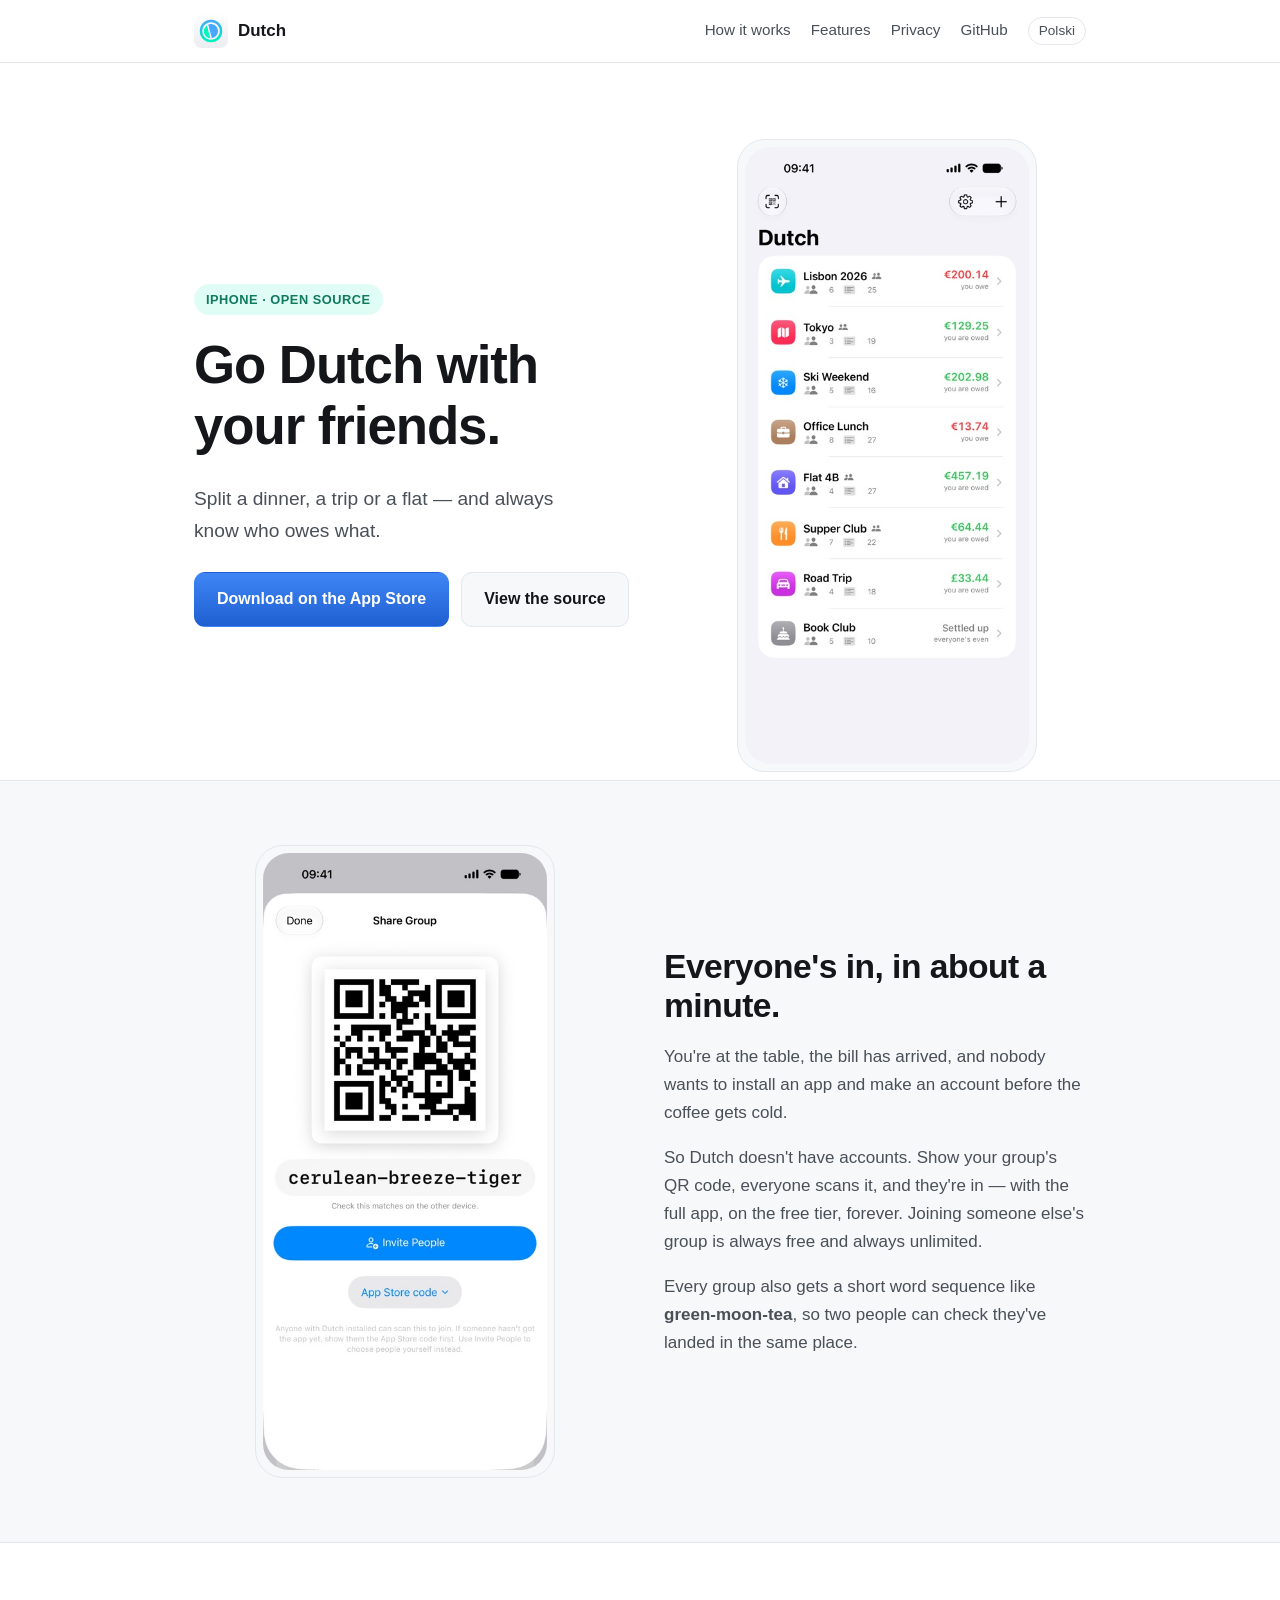
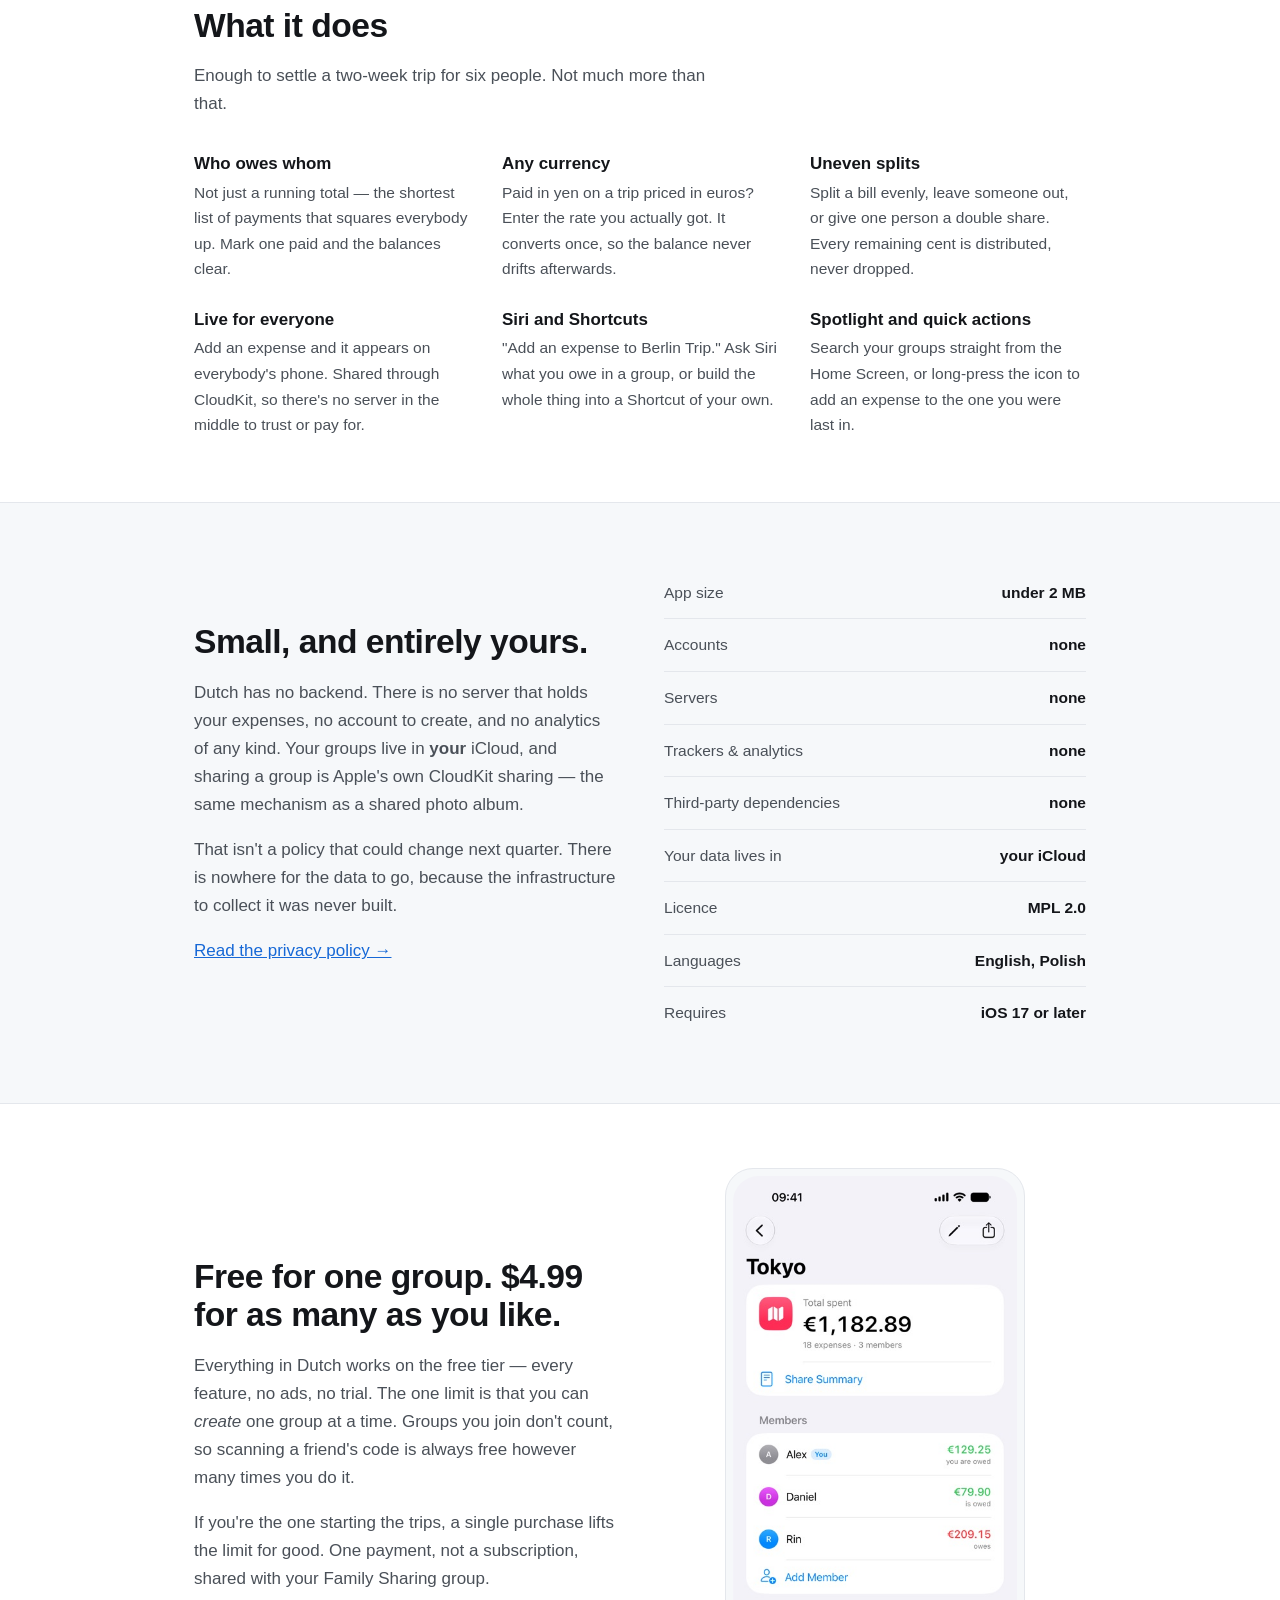
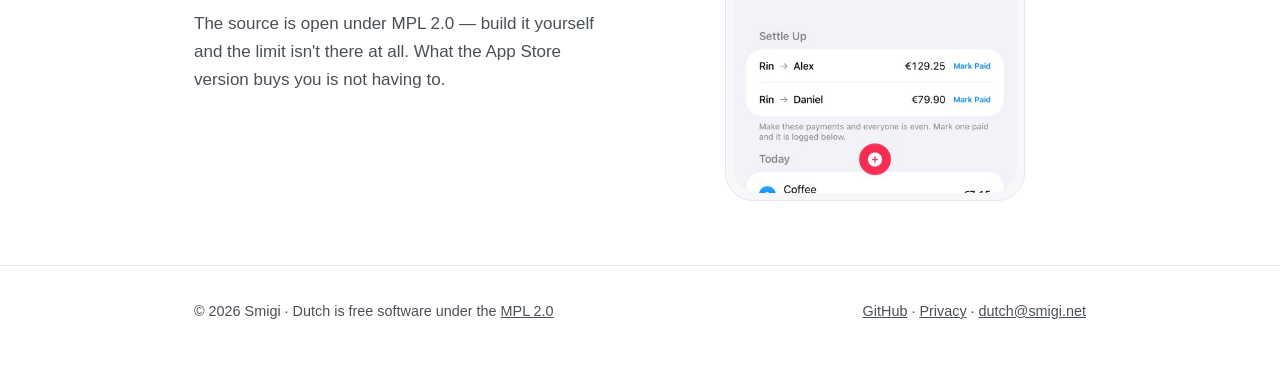
<file: website/index.html>
<!DOCTYPE html>
<html lang="en">
<!--
  This Source Code Form is subject to the terms of the Mozilla Public License,
  v. 2.0. If a copy of the MPL was not distributed with this file, You can
  obtain one at https://mozilla.org/MPL/2.0/.
-->
<head>
  <meta charset="utf-8">
  <meta name="viewport" content="width=device-width, initial-scale=1">
  <title>Dutch — Split bills with friends, without an account</title>
  <meta name="description" content="A small, fast iPhone app for splitting shared expenses. Scan a QR code to join a group. No accounts, no servers — everything syncs through your own iCloud. Open source, MPL 2.0.">
  <meta property="og:title" content="Dutch — Go Dutch with your friends">
  <meta property="og:description" content="Split a dinner, a trip or a flat and always know who owes what. No account, no servers, under 2 MB.">
  <meta property="og:image" content="https://dutch.smigi.net/assets/icon.png">
  <meta property="og:url" content="https://dutch.smigi.net">
  <meta name="theme-color" content="#629dff">
  <meta property="og:locale" content="en">
  <meta property="og:locale:alternate" content="pl">
  <link rel="canonical" href="https://dutch.smigi.net/">
  <link rel="alternate" hreflang="en" href="https://dutch.smigi.net/">
  <link rel="alternate" hreflang="pl" href="https://dutch.smigi.net/pl/">
  <link rel="alternate" hreflang="x-default" href="https://dutch.smigi.net/">
  <link rel="icon" href="assets/icon.png" type="image/png">
  <link rel="stylesheet" href="style.css">
</head>
<body>

<header>
  <div class="wrap">
    <a class="logo" href="/">
      <img src="assets/icon.png" alt="" width="34" height="34">
      Dutch
    </a>
    <nav>
      <a href="#how">How it works</a>
      <a href="#features">Features</a>
      <a href="/privacy/">Privacy</a>
      <a href="https://github.com/lakafior/Dutch">GitHub</a>
      <a class="lang" href="/pl/" hreflang="pl" lang="pl">Polski</a>
    </nav>
  </div>
</header>

<section class="hero">
  <div class="wrap">
    <div>
      <span class="tag">iPhone · Open source</span>
      <h1>Go Dutch with your friends.</h1>
      <p class="lede">Split a dinner, a trip or a flat — and always know who owes what.</p>
      <div class="cta">
        <a class="btn btn-primary" href="https://apps.apple.com/app/id6795190862">Download on the App&nbsp;Store</a>
        <a class="btn btn-secondary" href="https://github.com/lakafior/Dutch">View the source</a>
      </div>
    </div>
    <div class="shot-frame">
      <img class="shot" src="assets/shot-list.jpg" width="960" height="2086"
           alt="The Dutch group list, showing eight groups with the balance owed or owed to you in each.">
    </div>
  </div>
</section>

<section id="how" class="alt">
  <div class="wrap">
    <div class="split">
      <div class="shot-frame">
        <img class="shot" src="assets/shot-share.jpg" width="960" height="2086"
             alt="The share screen, showing a QR code and the group's word sequence.">
      </div>
      <div>
        <h2>Everyone's in, in about a minute.</h2>
        <p>
          You're at the table, the bill has arrived, and nobody wants to install
          an app and make an account before the coffee gets cold.
        </p>
        <p>
          So Dutch doesn't have accounts. Show your group's QR code, everyone
          scans it, and they're in — with the full app, on the free tier,
          forever. Joining someone else's group is always free and always
          unlimited.
        </p>
        <p>
          Every group also gets a short word sequence like
          <b>green-moon-tea</b>, so two people can check they've landed in the
          same place.
        </p>
      </div>
    </div>
  </div>
</section>

<section id="features">
  <div class="wrap">
    <div class="section-head">
      <h2>What it does</h2>
      <p>Enough to settle a two-week trip for six people. Not much more than that.</p>
    </div>
    <div class="grid">
      <div class="feature">
        <h3>Who owes whom</h3>
        <p>Not just a running total — the shortest list of payments that squares
           everybody up. Mark one paid and the balances clear.</p>
      </div>
      <div class="feature">
        <h3>Any currency</h3>
        <p>Paid in yen on a trip priced in euros? Enter the rate you actually
           got. It converts once, so the balance never drifts afterwards.</p>
      </div>
      <div class="feature">
        <h3>Uneven splits</h3>
        <p>Split a bill evenly, leave someone out, or give one person a double
           share. Every remaining cent is distributed, never dropped.</p>
      </div>
      <div class="feature">
        <h3>Live for everyone</h3>
        <p>Add an expense and it appears on everybody's phone. Shared through
           CloudKit, so there's no server in the middle to trust or pay for.</p>
      </div>
      <div class="feature">
        <h3>Siri and Shortcuts</h3>
        <p>"Add an expense to Berlin Trip." Ask Siri what you owe in a group, or
           build the whole thing into a Shortcut of your own.</p>
      </div>
      <div class="feature">
        <h3>Spotlight and quick actions</h3>
        <p>Search your groups straight from the Home Screen, or long-press the
           icon to add an expense to the one you were last in.</p>
      </div>
    </div>
  </div>
</section>

<section class="alt">
  <div class="wrap">
    <div class="split">
      <div>
        <h2>Small, and entirely yours.</h2>
        <p>
          Dutch has no backend. There is no server that holds your expenses, no
          account to create, and no analytics of any kind. Your groups live in
          <b>your</b> iCloud, and sharing a group is Apple's own CloudKit
          sharing — the same mechanism as a shared photo album.
        </p>
        <p>
          That isn't a policy that could change next quarter. There is nowhere
          for the data to go, because the infrastructure to collect it was never
          built.
        </p>
        <p><a href="/privacy/">Read the privacy policy →</a></p>
      </div>
      <ul class="facts">
        <li><span>App size</span> <b>under 2 MB</b></li>
        <li><span>Accounts</span> <b>none</b></li>
        <li><span>Servers</span> <b>none</b></li>
        <li><span>Trackers &amp; analytics</span> <b>none</b></li>
        <li><span>Third-party dependencies</span> <b>none</b></li>
        <li><span>Your data lives in</span> <b>your iCloud</b></li>
        <li><span>Licence</span> <b>MPL 2.0</b></li>
        <li><span>Languages</span> <b>English, Polish</b></li>
        <li><span>Requires</span> <b>iOS 17 or later</b></li>
      </ul>
    </div>
  </div>
</section>

<section>
  <div class="wrap">
    <div class="split">
      <div>
        <h2>Free for one group. $4.99 for as many as you like.</h2>
        <p>
          Everything in Dutch works on the free tier — every feature, no ads, no
          trial. The one limit is that you can <em>create</em> one group at a
          time. Groups you join don't count, so scanning a friend's code is
          always free however many times you do it.
        </p>
        <p>
          If you're the one starting the trips, a single purchase lifts the
          limit for good. One payment, not a subscription, shared with your
          Family Sharing group.
        </p>
        <p>
          The source is open under MPL 2.0 — build it yourself and the limit
          isn't there at all. What the App Store version buys you is not having
          to.
        </p>
      </div>
      <div class="shot-frame">
        <img class="shot" src="assets/shot-detail.jpg" width="960" height="2086"
             alt="A group's detail screen: total spent, each member's balance, and the two payments that settle the group.">
      </div>
    </div>
  </div>
</section>

<footer>
  <div class="wrap">
    <span>© 2026 Smigi · Dutch is free software under the
      <a href="https://github.com/lakafior/Dutch/blob/main/LICENSE">MPL 2.0</a></span>
    <span>
      <a href="https://github.com/lakafior/Dutch">GitHub</a> ·
      <a href="/privacy/">Privacy</a> ·
      <a href="mailto:dutch@smigi.net">dutch@smigi.net</a>
    </span>
  </div>
</footer>

<!-- smigi.net window chrome: traffic lights + minimize-to-dock.
     Loads from localhost during development, smigi.net in production. -->
<script>
  (function () {
    var local = location.hostname === "localhost" || location.hostname === "127.0.0.1";
    var s = document.createElement("script");
    s.src = (local ? "" : "https://smigi.net") + "/os/chrome.js";
    s.dataset.app = "dutch";
    s.dataset.title = "Dutch";
    document.head.appendChild(s);
  })();
</script>

</body>
</html>
</file>
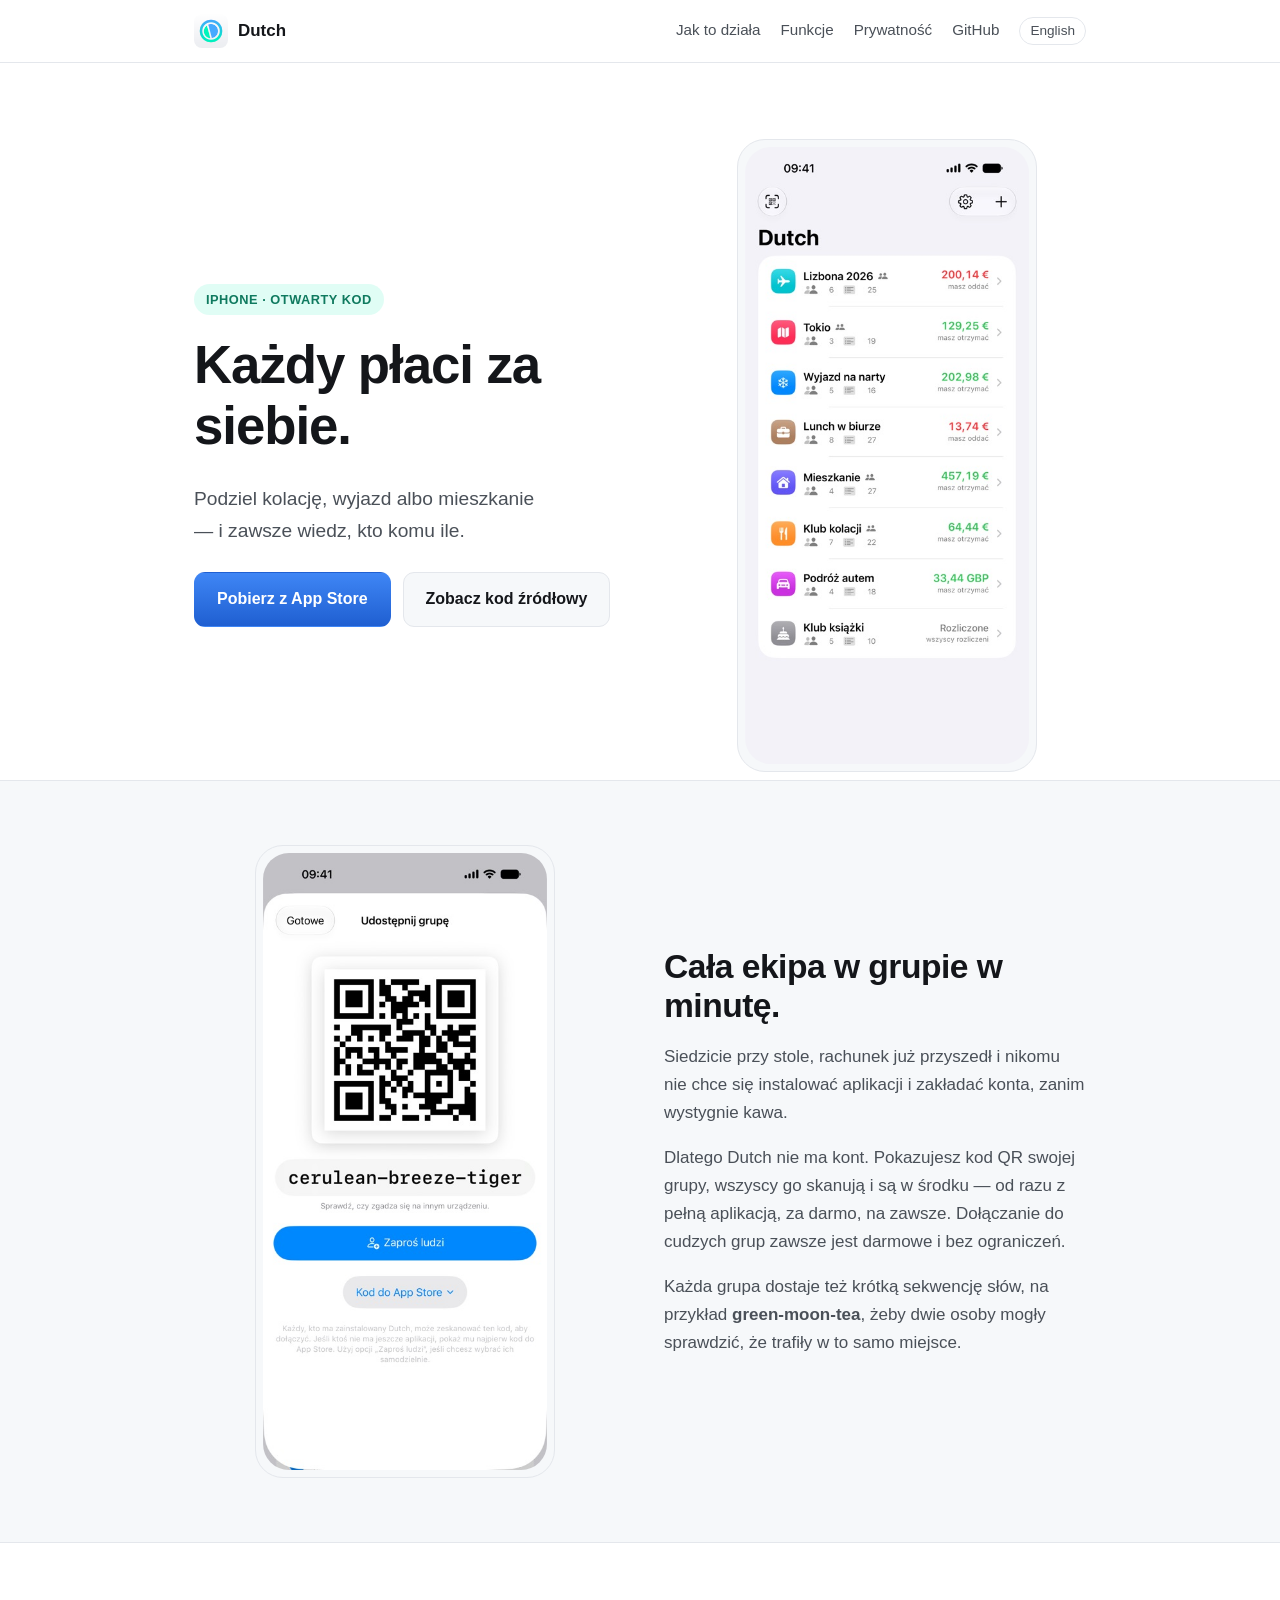
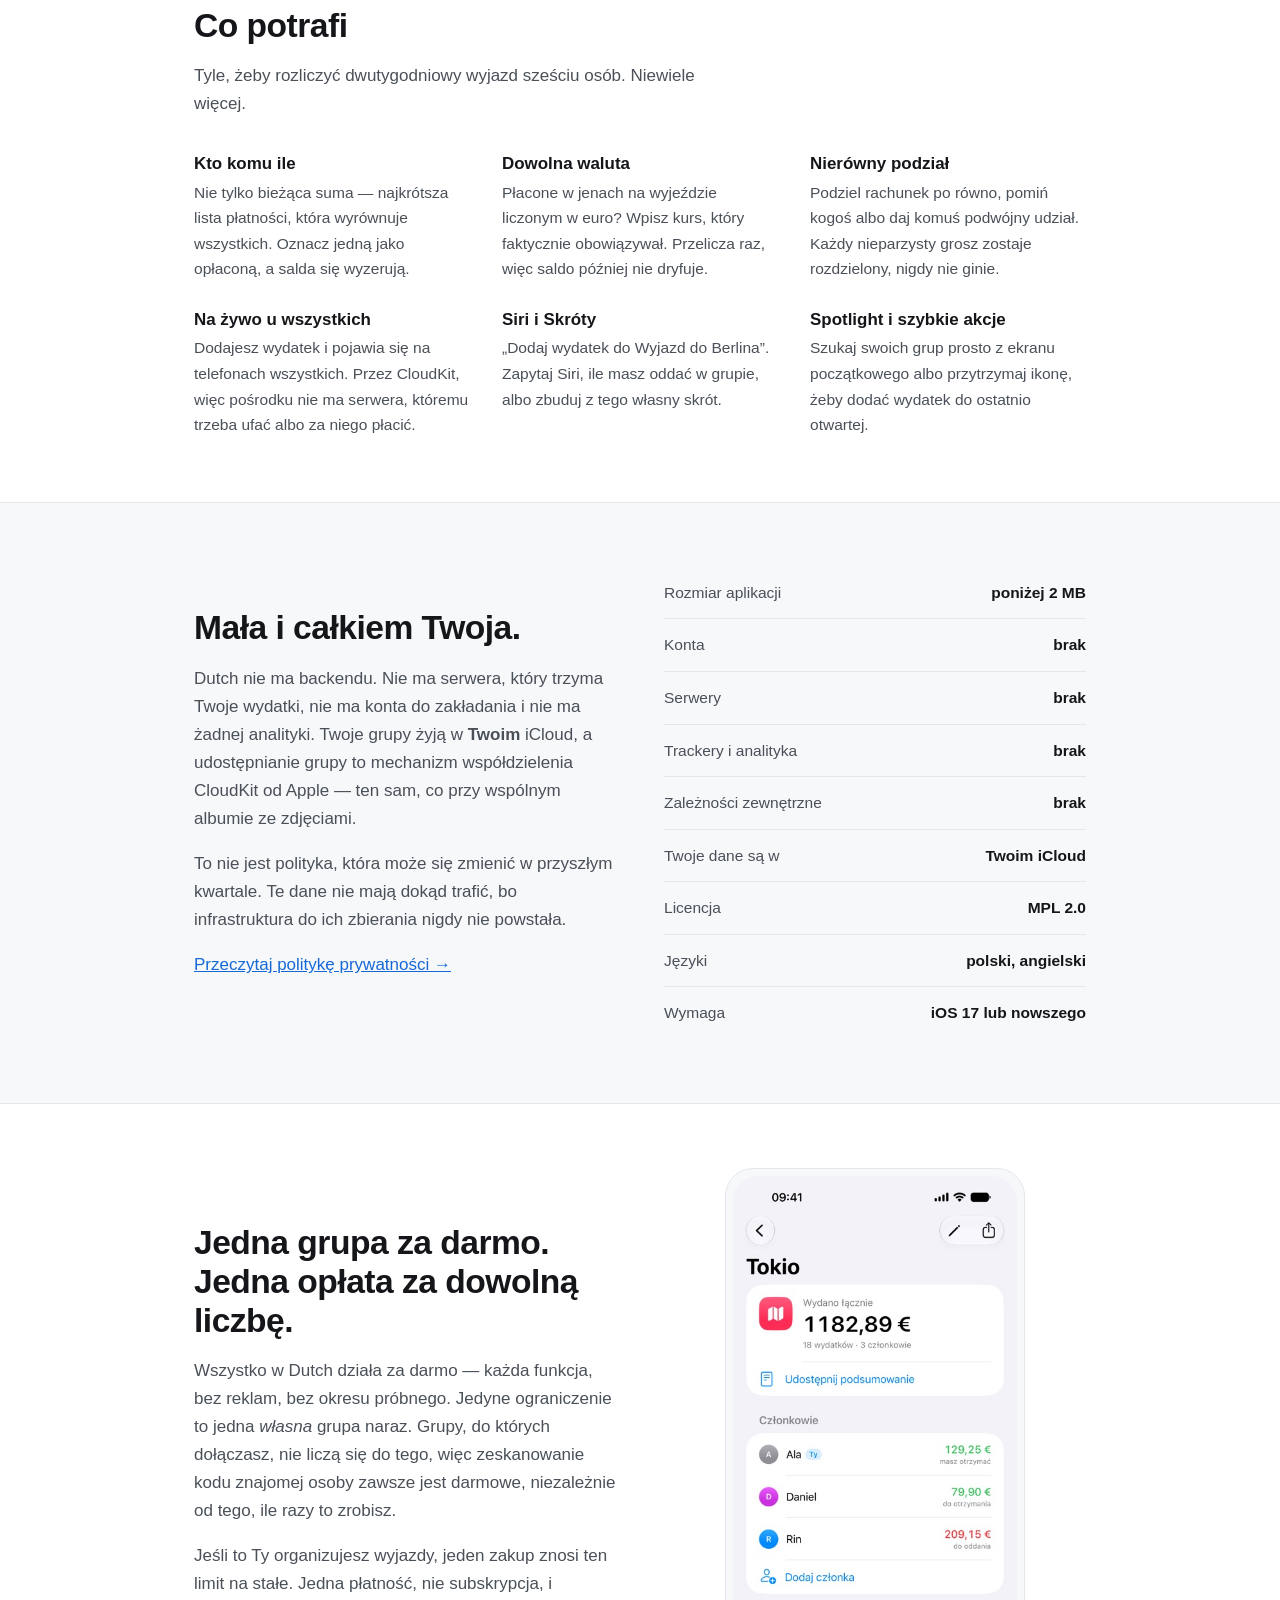
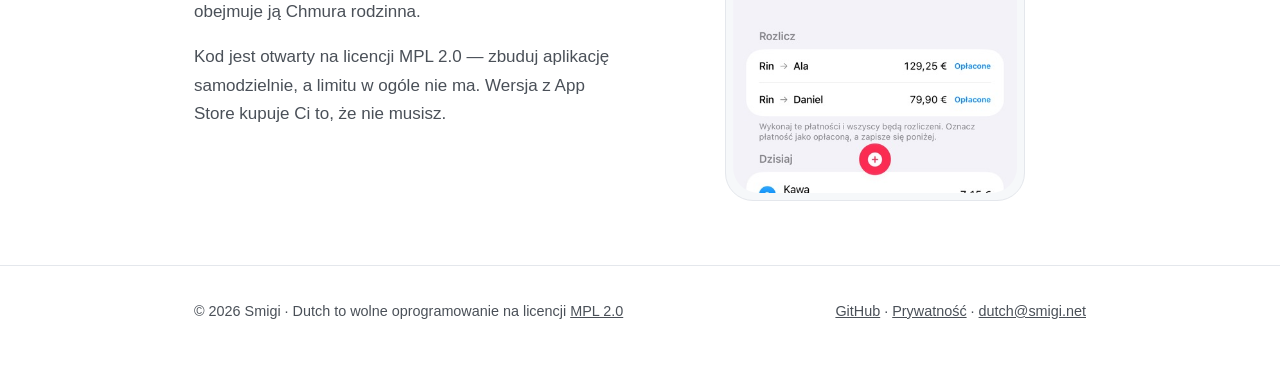
<file: website/pl/index.html>
<!DOCTYPE html>
<html lang="pl">
<!--
  This Source Code Form is subject to the terms of the Mozilla Public License,
  v. 2.0. If a copy of the MPL was not distributed with this file, You can
  obtain one at https://mozilla.org/MPL/2.0/.

  The Polish site. Not a translation of ../index.html line by line — the two say
  the same things, but the English hero leans on "go Dutch", an idiom that also
  happens to be the app's name, and Polish has no such pun. That line states the
  premise outright instead, exactly as the App Store copy and the screenshot
  captions do. Keep the three in agreement if any of them changes.
-->
<head>
  <meta charset="utf-8">
  <meta name="viewport" content="width=device-width, initial-scale=1">
  <title>Dutch — dziel rachunki ze znajomymi, bez zakładania konta</title>
  <meta name="description" content="Mała, szybka aplikacja na iPhone'a do dzielenia wspólnych wydatków. Zeskanuj kod QR, żeby dołączyć do grupy. Bez kont i bez serwerów — wszystko synchronizuje się przez Twój iCloud. Otwarty kod, MPL 2.0.">
  <meta property="og:title" content="Dutch — każdy płaci za siebie">
  <meta property="og:description" content="Podziel kolację, wyjazd albo mieszkanie i zawsze wiedz, kto komu ile. Bez konta, bez serwerów, poniżej 2 MB.">
  <meta property="og:image" content="https://dutch.smigi.net/assets/icon.png">
  <meta property="og:url" content="https://dutch.smigi.net/pl/">
  <meta name="theme-color" content="#629dff">
  <meta property="og:locale" content="pl">
  <meta property="og:locale:alternate" content="en">
  <link rel="canonical" href="https://dutch.smigi.net/pl/">
  <link rel="alternate" hreflang="en" href="https://dutch.smigi.net/">
  <link rel="alternate" hreflang="pl" href="https://dutch.smigi.net/pl/">
  <link rel="alternate" hreflang="x-default" href="https://dutch.smigi.net/">
  <link rel="icon" href="../assets/icon.png" type="image/png">
  <link rel="stylesheet" href="../style.css">
</head>
<body>

<header>
  <div class="wrap">
    <a class="logo" href="/pl/">
      <img src="../assets/icon.png" alt="" width="34" height="34">
      Dutch
    </a>
    <nav>
      <a href="#how">Jak to działa</a>
      <a href="#features">Funkcje</a>
      <a href="/pl/privacy/">Prywatność</a>
      <a href="https://github.com/lakafior/Dutch">GitHub</a>
      <a class="lang" href="/" hreflang="en" lang="en">English</a>
    </nav>
  </div>
</header>

<section class="hero">
  <div class="wrap">
    <div>
      <span class="tag">iPhone · Otwarty kod</span>
      <h1>Każdy płaci za siebie.</h1>
      <p class="lede">Podziel kolację, wyjazd albo mieszkanie — i zawsze wiedz, kto komu ile.</p>
      <div class="cta">
        <a class="btn btn-primary" href="https://apps.apple.com/app/id6795190862">Pobierz z App&nbsp;Store</a>
        <a class="btn btn-secondary" href="https://github.com/lakafior/Dutch">Zobacz kod źródłowy</a>
      </div>
    </div>
    <div class="shot-frame">
      <img class="shot" src="../assets/shot-list-pl.jpg" width="960" height="2086"
           alt="Lista grup w Dutch: osiem grup, przy każdej kwota, którą masz oddać albo otrzymać.">
    </div>
  </div>
</section>

<section id="how" class="alt">
  <div class="wrap">
    <div class="split">
      <div class="shot-frame">
        <img class="shot" src="../assets/shot-share-pl.jpg" width="960" height="2086"
             alt="Ekran udostępniania grupy: kod QR i sekwencja słów, po której można poznać grupę.">
      </div>
      <div>
        <h2>Cała ekipa w grupie w minutę.</h2>
        <p>
          Siedzicie przy stole, rachunek już przyszedł i nikomu nie chce się
          instalować aplikacji i zakładać konta, zanim wystygnie kawa.
        </p>
        <p>
          Dlatego Dutch nie ma kont. Pokazujesz kod QR swojej grupy, wszyscy go
          skanują i są w środku — od razu z pełną aplikacją, za darmo, na
          zawsze. Dołączanie do cudzych grup zawsze jest darmowe i bez
          ograniczeń.
        </p>
        <p>
          Każda grupa dostaje też krótką sekwencję słów, na przykład
          <b>green-moon-tea</b>, żeby dwie osoby mogły sprawdzić, że trafiły w
          to samo miejsce.
        </p>
      </div>
    </div>
  </div>
</section>

<section id="features">
  <div class="wrap">
    <div class="section-head">
      <h2>Co potrafi</h2>
      <p>Tyle, żeby rozliczyć dwutygodniowy wyjazd sześciu osób. Niewiele więcej.</p>
    </div>
    <div class="grid">
      <div class="feature">
        <h3>Kto komu ile</h3>
        <p>Nie tylko bieżąca suma — najkrótsza lista płatności, która wyrównuje
           wszystkich. Oznacz jedną jako opłaconą, a salda się wyzerują.</p>
      </div>
      <div class="feature">
        <h3>Dowolna waluta</h3>
        <p>Płacone w jenach na wyjeździe liczonym w euro? Wpisz kurs, który
           faktycznie obowiązywał. Przelicza raz, więc saldo później nie
           dryfuje.</p>
      </div>
      <div class="feature">
        <h3>Nierówny podział</h3>
        <p>Podziel rachunek po równo, pomiń kogoś albo daj komuś podwójny
           udział. Każdy nieparzysty grosz zostaje rozdzielony, nigdy nie
           ginie.</p>
      </div>
      <div class="feature">
        <h3>Na żywo u wszystkich</h3>
        <p>Dodajesz wydatek i pojawia się na telefonach wszystkich. Przez
           CloudKit, więc pośrodku nie ma serwera, któremu trzeba ufać albo za
           niego płacić.</p>
      </div>
      <div class="feature">
        <h3>Siri i Skróty</h3>
        <p>„Dodaj wydatek do Wyjazd do Berlina”. Zapytaj Siri, ile masz oddać w
           grupie, albo zbuduj z tego własny skrót.</p>
      </div>
      <div class="feature">
        <h3>Spotlight i szybkie akcje</h3>
        <p>Szukaj swoich grup prosto z ekranu początkowego albo przytrzymaj
           ikonę, żeby dodać wydatek do ostatnio otwartej.</p>
      </div>
    </div>
  </div>
</section>

<section class="alt">
  <div class="wrap">
    <div class="split">
      <div>
        <h2>Mała i całkiem Twoja.</h2>
        <p>
          Dutch nie ma backendu. Nie ma serwera, który trzyma Twoje wydatki, nie
          ma konta do zakładania i nie ma żadnej analityki. Twoje grupy żyją w
          <b>Twoim</b> iCloud, a udostępnianie grupy to mechanizm współdzielenia
          CloudKit od Apple — ten sam, co przy wspólnym albumie ze zdjęciami.
        </p>
        <p>
          To nie jest polityka, która może się zmienić w przyszłym kwartale. Te
          dane nie mają dokąd trafić, bo infrastruktura do ich zbierania nigdy
          nie powstała.
        </p>
        <p><a href="/pl/privacy/">Przeczytaj politykę prywatności →</a></p>
      </div>
      <ul class="facts">
        <li><span>Rozmiar aplikacji</span> <b>poniżej 2 MB</b></li>
        <li><span>Konta</span> <b>brak</b></li>
        <li><span>Serwery</span> <b>brak</b></li>
        <li><span>Trackery i analityka</span> <b>brak</b></li>
        <li><span>Zależności zewnętrzne</span> <b>brak</b></li>
        <li><span>Twoje dane są w</span> <b>Twoim iCloud</b></li>
        <li><span>Licencja</span> <b>MPL 2.0</b></li>
        <li><span>Języki</span> <b>polski, angielski</b></li>
        <li><span>Wymaga</span> <b>iOS 17 lub nowszego</b></li>
      </ul>
    </div>
  </div>
</section>

<section>
  <div class="wrap">
    <div class="split">
      <div>
        <!-- No price here, unlike the English page. That one says "$4.99", which
             is wrong for every reader of this one, and a number on a page is a
             number nobody updates when App Store Connect changes. The App Store
             shows the real figure in the reader's own currency. -->
        <h2>Jedna grupa za darmo. Jedna opłata za dowolną liczbę.</h2>
        <p>
          Wszystko w Dutch działa za darmo — każda funkcja, bez reklam, bez
          okresu próbnego. Jedyne ograniczenie to jedna <em>własna</em> grupa
          naraz. Grupy, do których dołączasz, nie liczą się do tego, więc
          zeskanowanie kodu znajomej osoby zawsze jest darmowe, niezależnie od
          tego, ile razy to zrobisz.
        </p>
        <p>
          Jeśli to Ty organizujesz wyjazdy, jeden zakup znosi ten limit na
          stałe. Jedna płatność, nie subskrypcja, i obejmuje ją Chmura
          rodzinna.
        </p>
        <p>
          Kod jest otwarty na licencji MPL 2.0 — zbuduj aplikację samodzielnie,
          a limitu w ogóle nie ma. Wersja z App Store kupuje Ci to, że nie
          musisz.
        </p>
      </div>
      <div class="shot-frame">
        <img class="shot" src="../assets/shot-detail-pl.jpg" width="960" height="2086"
             alt="Ekran grupy: wydano łącznie, saldo każdej osoby i dwie płatności, które rozliczają całą grupę.">
      </div>
    </div>
  </div>
</section>

<footer>
  <div class="wrap">
    <span>© 2026 Smigi · Dutch to wolne oprogramowanie na licencji
      <a href="https://github.com/lakafior/Dutch/blob/main/LICENSE">MPL 2.0</a></span>
    <span>
      <a href="https://github.com/lakafior/Dutch">GitHub</a> ·
      <a href="/pl/privacy/">Prywatność</a> ·
      <a href="mailto:dutch@smigi.net">dutch@smigi.net</a>
    </span>
  </div>
</footer>

<!-- smigi.net window chrome: traffic lights + minimize-to-dock.
     Loads from localhost during development, smigi.net in production. -->
<script>
  (function () {
    var local = location.hostname === "localhost" || location.hostname === "127.0.0.1";
    var s = document.createElement("script");
    s.src = (local ? "" : "https://smigi.net") + "/os/chrome.js";
    s.dataset.app = "dutch";
    s.dataset.title = "Dutch";
    document.head.appendChild(s);
  })();
</script>

</body>
</html>
</file>
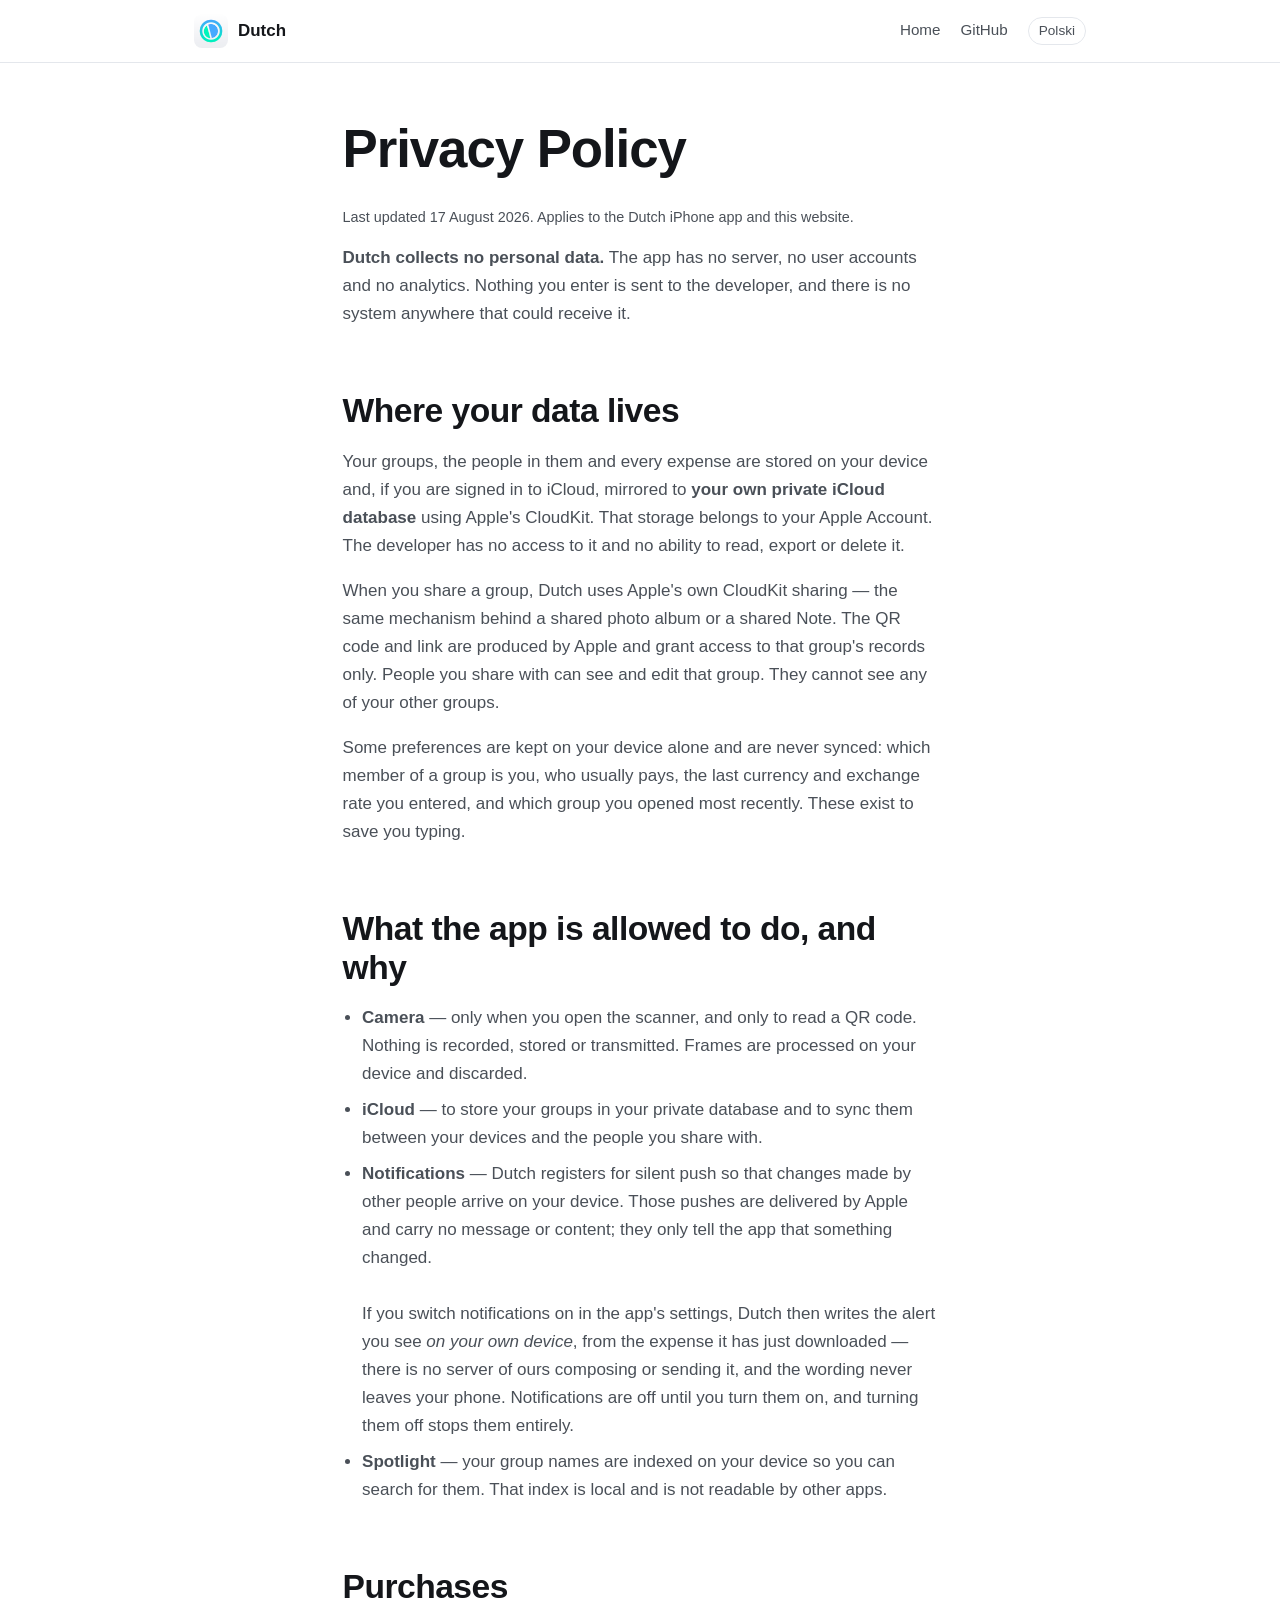
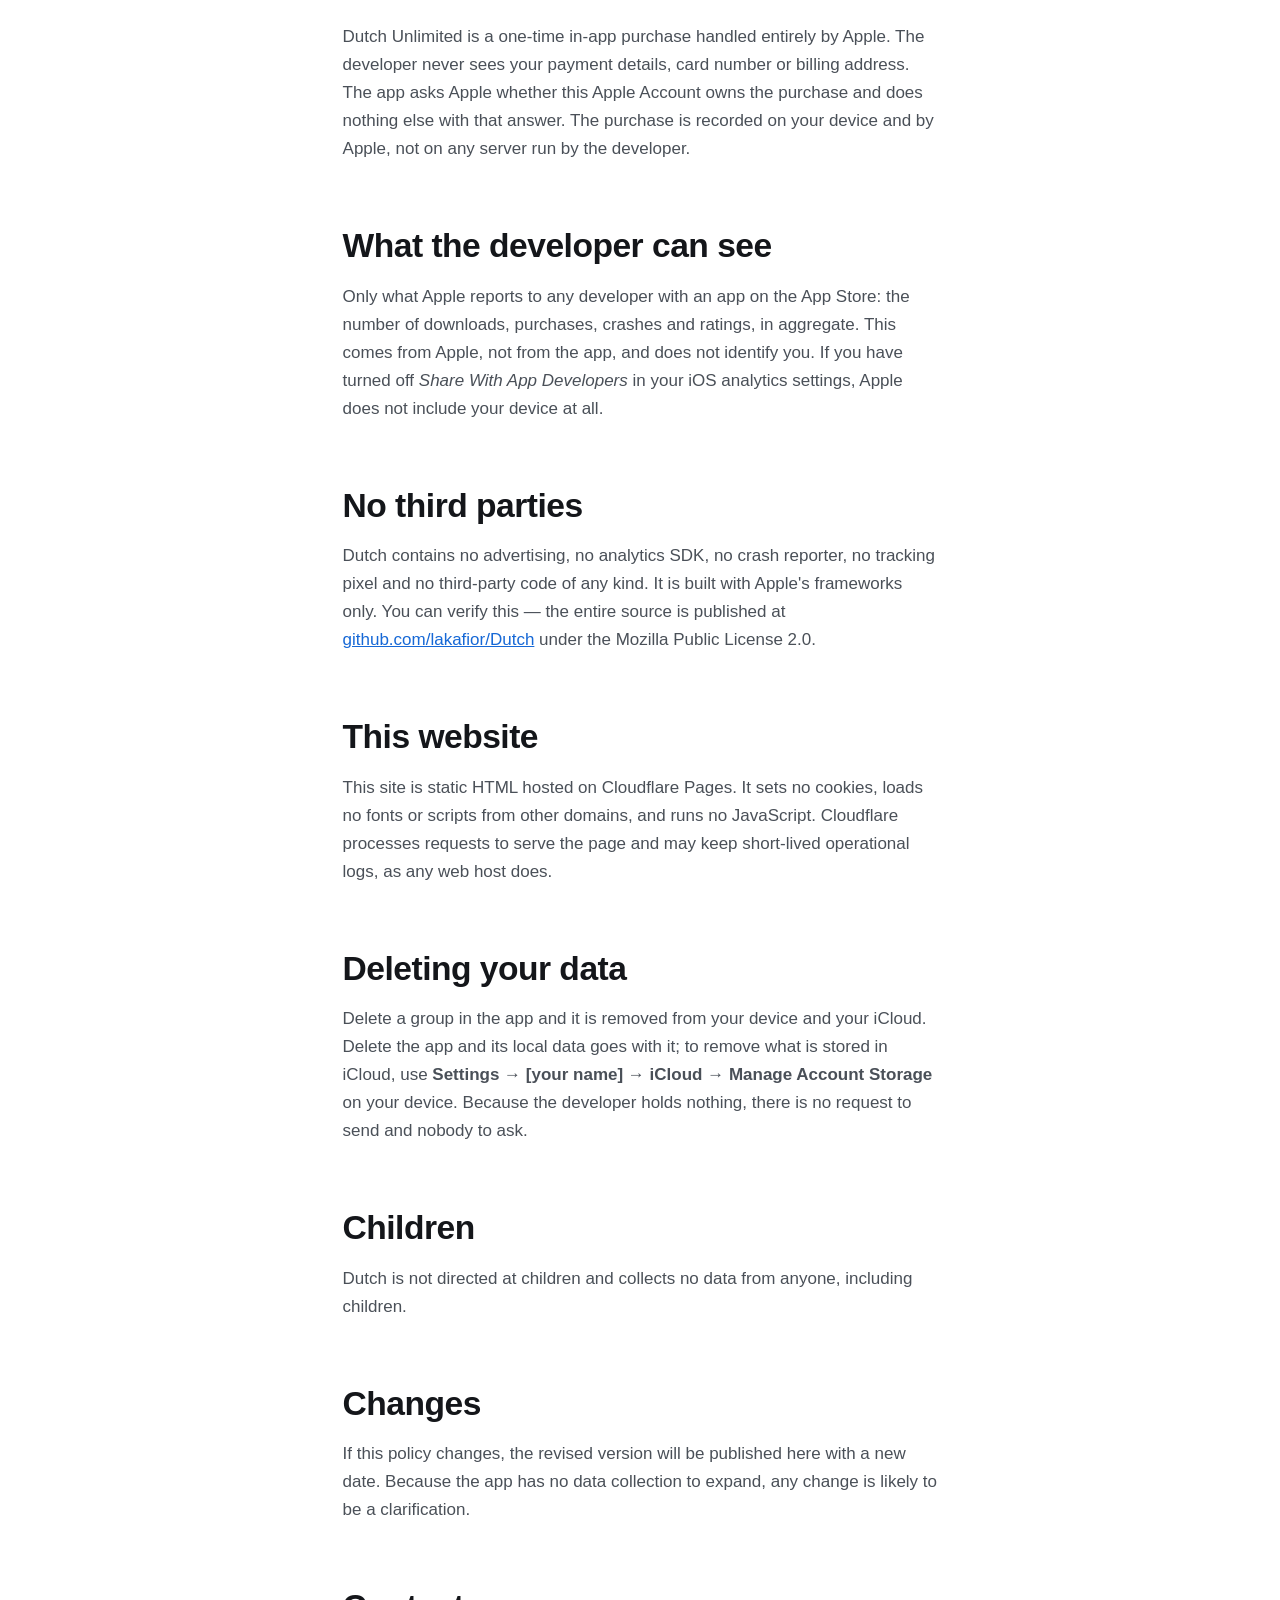
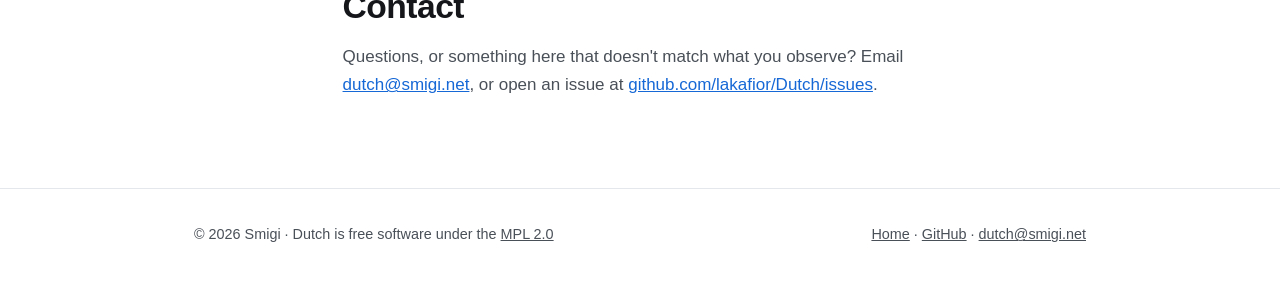
<file: website/privacy/index.html>
<!DOCTYPE html>
<html lang="en">
<!--
  This Source Code Form is subject to the terms of the Mozilla Public License,
  v. 2.0. If a copy of the MPL was not distributed with this file, You can
  obtain one at https://mozilla.org/MPL/2.0/.
-->
<head>
  <meta charset="utf-8">
  <meta name="viewport" content="width=device-width, initial-scale=1">
  <title>Privacy Policy — Dutch</title>
  <meta name="description" content="Dutch collects no personal data. It has no servers and no accounts; your expenses live in your own iCloud.">
  <meta name="theme-color" content="#629dff">
  <link rel="canonical" href="https://dutch.smigi.net/privacy/">
  <link rel="alternate" hreflang="en" href="https://dutch.smigi.net/privacy/">
  <link rel="alternate" hreflang="pl" href="https://dutch.smigi.net/pl/privacy/">
  <link rel="alternate" hreflang="x-default" href="https://dutch.smigi.net/privacy/">
  <link rel="icon" href="../assets/icon.png" type="image/png">
  <link rel="stylesheet" href="../style.css">
</head>
<body>

<header>
  <div class="wrap">
    <a class="logo" href="/">
      <img src="../assets/icon.png" alt="" width="34" height="34">
      Dutch
    </a>
    <nav>
      <a href="/">Home</a>
      <a href="https://github.com/lakafior/Dutch">GitHub</a>
      <a class="lang" href="/pl/privacy/" hreflang="pl" lang="pl">Polski</a>
    </nav>
  </div>
</header>

<div class="wrap prose">

  <h1>Privacy Policy</h1>
  <p class="updated">Last updated 17 August 2026. Applies to the Dutch iPhone app and this website.</p>

  <p>
    <b>Dutch collects no personal data.</b> The app has no server, no user
    accounts and no analytics. Nothing you enter is sent to the developer, and
    there is no system anywhere that could receive it.
  </p>

  <h2>Where your data lives</h2>
  <p>
    Your groups, the people in them and every expense are stored on your device
    and, if you are signed in to iCloud, mirrored to <b>your own private iCloud
    database</b> using Apple's CloudKit. That storage belongs to your Apple
    Account. The developer has no access to it and no ability to read, export or
    delete it.
  </p>
  <p>
    When you share a group, Dutch uses Apple's own CloudKit sharing — the same
    mechanism behind a shared photo album or a shared Note. The QR code and link
    are produced by Apple and grant access to that group's records only. People
    you share with can see and edit that group. They cannot see any of your
    other groups.
  </p>
  <p>
    Some preferences are kept on your device alone and are never synced: which
    member of a group is you, who usually pays, the last currency and exchange
    rate you entered, and which group you opened most recently. These exist to
    save you typing.
  </p>

  <h2>What the app is allowed to do, and why</h2>
  <ul>
    <li>
      <b>Camera</b> — only when you open the scanner, and only to read a QR
      code. Nothing is recorded, stored or transmitted. Frames are processed on
      your device and discarded.
    </li>
    <li>
      <b>iCloud</b> — to store your groups in your private database and to sync
      them between your devices and the people you share with.
    </li>
    <li>
      <b>Notifications</b> — Dutch registers for silent push so that changes
      made by other people arrive on your device. Those pushes are delivered by
      Apple and carry no message or content; they only tell the app that
      something changed.
      <br><br>
      If you switch notifications on in the app's settings, Dutch then writes
      the alert you see <em>on your own device</em>, from the expense it has
      just downloaded — there is no server of ours composing or sending it, and
      the wording never leaves your phone. Notifications are off until you turn
      them on, and turning them off stops them entirely.
    </li>
    <li>
      <b>Spotlight</b> — your group names are indexed on your device so you can
      search for them. That index is local and is not readable by other apps.
    </li>
  </ul>

  <h2>Purchases</h2>
  <p>
    Dutch Unlimited is a one-time in-app purchase handled entirely by Apple. The
    developer never sees your payment details, card number or billing address.
    The app asks Apple whether this Apple Account owns the purchase and does
    nothing else with that answer. The purchase is recorded on your device and
    by Apple, not on any server run by the developer.
  </p>

  <h2>What the developer can see</h2>
  <p>
    Only what Apple reports to any developer with an app on the App Store: the
    number of downloads, purchases, crashes and ratings, in aggregate. This
    comes from Apple, not from the app, and does not identify you. If you have
    turned off <em>Share With App Developers</em> in your iOS analytics
    settings, Apple does not include your device at all.
  </p>

  <h2>No third parties</h2>
  <p>
    Dutch contains no advertising, no analytics SDK, no crash reporter, no
    tracking pixel and no third-party code of any kind. It is built with Apple's
    frameworks only. You can verify this — the entire source is published at
    <a href="https://github.com/lakafior/Dutch">github.com/lakafior/Dutch</a>
    under the Mozilla Public License 2.0.
  </p>

  <h2>This website</h2>
  <p>
    This site is static HTML hosted on Cloudflare Pages. It sets no cookies,
    loads no fonts or scripts from other domains, and runs no JavaScript.
    Cloudflare processes requests to serve the page and may keep short-lived
    operational logs, as any web host does.
  </p>

  <h2>Deleting your data</h2>
  <p>
    Delete a group in the app and it is removed from your device and your
    iCloud. Delete the app and its local data goes with it; to remove what is
    stored in iCloud, use <b>Settings → [your name] → iCloud → Manage Account
    Storage</b> on your device. Because the developer holds nothing, there is no
    request to send and nobody to ask.
  </p>

  <h2>Children</h2>
  <p>
    Dutch is not directed at children and collects no data from anyone,
    including children.
  </p>

  <h2>Changes</h2>
  <p>
    If this policy changes, the revised version will be published here with a
    new date. Because the app has no data collection to expand, any change is
    likely to be a clarification.
  </p>

  <h2>Contact</h2>
  <p>
    Questions, or something here that doesn't match what you observe? Email
    <a href="mailto:dutch@smigi.net">dutch@smigi.net</a>, or open an issue at
    <a href="https://github.com/lakafior/Dutch/issues">github.com/lakafior/Dutch/issues</a>.
  </p>

</div>

<footer>
  <div class="wrap">
    <span>© 2026 Smigi · Dutch is free software under the
      <a href="https://github.com/lakafior/Dutch/blob/main/LICENSE">MPL 2.0</a></span>
    <span><a href="/">Home</a> · <a href="https://github.com/lakafior/Dutch">GitHub</a> ·
      <a href="mailto:dutch@smigi.net">dutch@smigi.net</a></span>
  </div>
</footer>

<!-- smigi.net window chrome: traffic lights + minimize-to-dock.
     Loads from localhost during development, smigi.net in production. -->
<script>
  (function () {
    var local = location.hostname === "localhost" || location.hostname === "127.0.0.1";
    var s = document.createElement("script");
    s.src = (local ? "" : "https://smigi.net") + "/os/chrome.js";
    s.dataset.app = "dutch";
    s.dataset.title = "Dutch — Privacy Policy";
    document.head.appendChild(s);
  })();
</script>

</body>
</html>
</file>
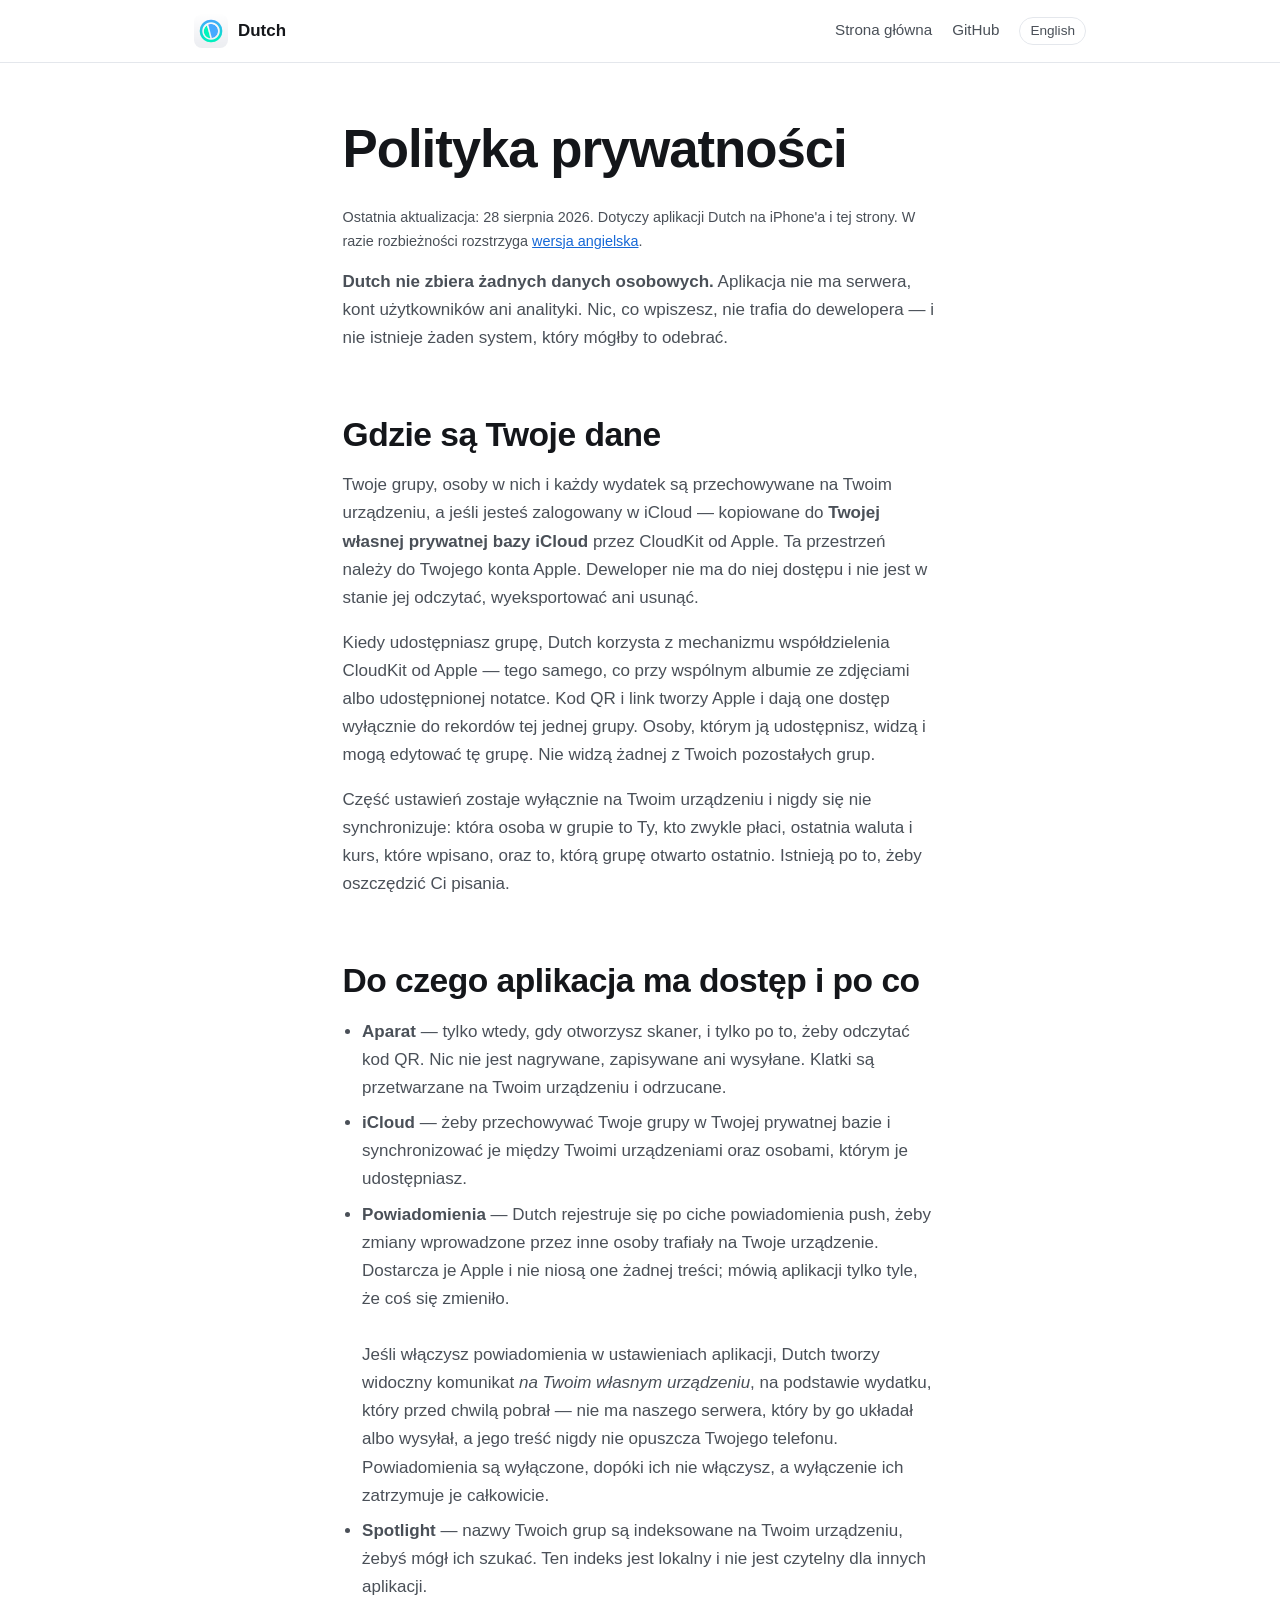
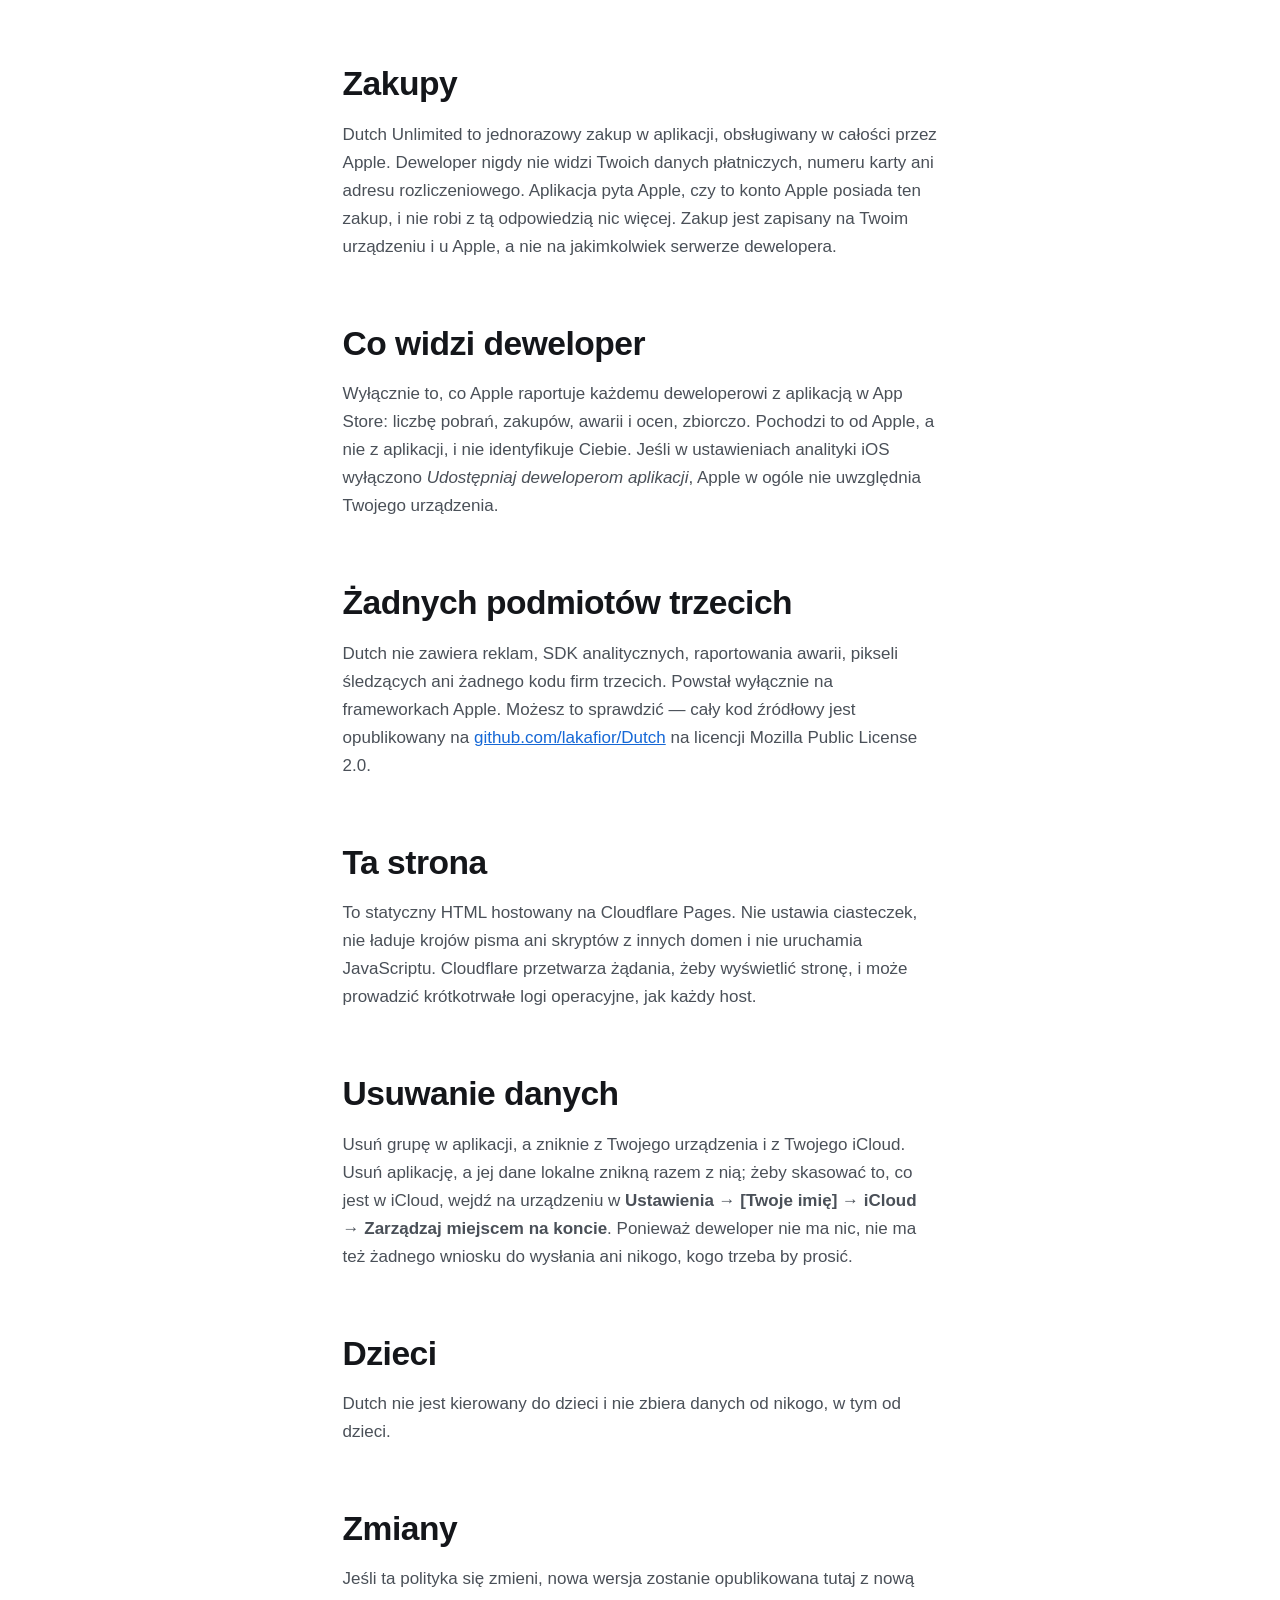
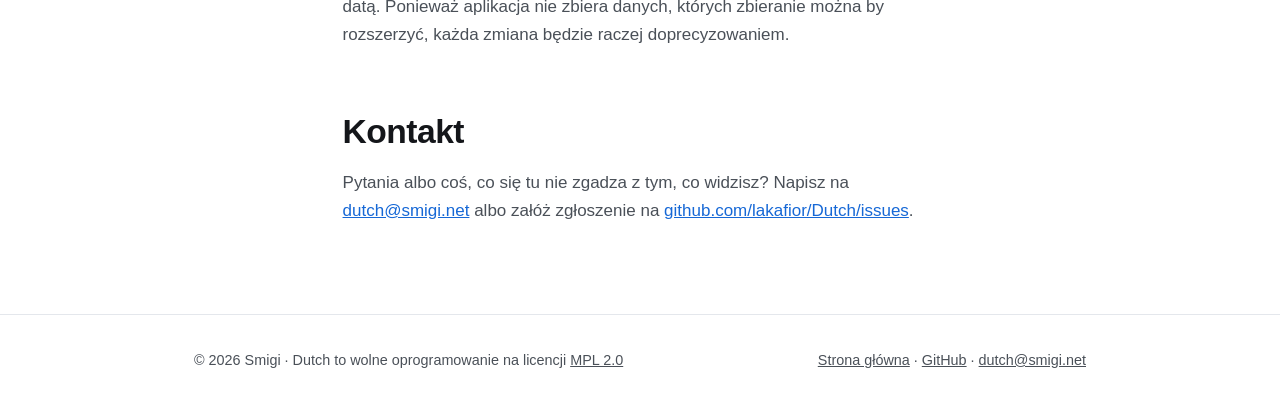
<file: website/pl/privacy/index.html>
<!DOCTYPE html>
<html lang="pl">
<!--
  This Source Code Form is subject to the terms of the Mozilla Public License,
  v. 2.0. If a copy of the MPL was not distributed with this file, You can
  obtain one at https://mozilla.org/MPL/2.0/.

  A translation of ../../privacy/index.html, and it has to stay one: this is the
  policy the App Store listing points at. If the English page changes, change
  this in the same commit or the two describe different apps. The English text
  is the authoritative one, and the note under the date says so.
-->
<head>
  <meta charset="utf-8">
  <meta name="viewport" content="width=device-width, initial-scale=1">
  <title>Polityka prywatności — Dutch</title>
  <meta name="description" content="Dutch nie zbiera żadnych danych osobowych. Nie ma serwerów ani kont; Twoje wydatki są w Twoim własnym iCloud.">
  <meta name="theme-color" content="#629dff">
  <link rel="canonical" href="https://dutch.smigi.net/pl/privacy/">
  <link rel="alternate" hreflang="en" href="https://dutch.smigi.net/privacy/">
  <link rel="alternate" hreflang="pl" href="https://dutch.smigi.net/pl/privacy/">
  <link rel="alternate" hreflang="x-default" href="https://dutch.smigi.net/privacy/">
  <link rel="icon" href="../../assets/icon.png" type="image/png">
  <link rel="stylesheet" href="../../style.css">
</head>
<body>

<header>
  <div class="wrap">
    <a class="logo" href="/pl/">
      <img src="../../assets/icon.png" alt="" width="34" height="34">
      Dutch
    </a>
    <nav>
      <a href="/pl/">Strona główna</a>
      <a href="https://github.com/lakafior/Dutch">GitHub</a>
      <a class="lang" href="/privacy/" hreflang="en" lang="en">English</a>
    </nav>
  </div>
</header>

<div class="wrap prose">

  <h1>Polityka prywatności</h1>
  <p class="updated">
    Ostatnia aktualizacja: 28 sierpnia 2026. Dotyczy aplikacji Dutch na iPhone'a
    i tej strony. W razie rozbieżności rozstrzyga
    <a href="/privacy/">wersja angielska</a>.
  </p>

  <p>
    <b>Dutch nie zbiera żadnych danych osobowych.</b> Aplikacja nie ma serwera,
    kont użytkowników ani analityki. Nic, co wpiszesz, nie trafia do
    dewelopera — i nie istnieje żaden system, który mógłby to odebrać.
  </p>

  <h2>Gdzie są Twoje dane</h2>
  <p>
    Twoje grupy, osoby w nich i każdy wydatek są przechowywane na Twoim
    urządzeniu, a jeśli jesteś zalogowany w iCloud — kopiowane do <b>Twojej
    własnej prywatnej bazy iCloud</b> przez CloudKit od Apple. Ta przestrzeń
    należy do Twojego konta Apple. Deweloper nie ma do niej dostępu i nie jest w
    stanie jej odczytać, wyeksportować ani usunąć.
  </p>
  <p>
    Kiedy udostępniasz grupę, Dutch korzysta z mechanizmu współdzielenia
    CloudKit od Apple — tego samego, co przy wspólnym albumie ze zdjęciami albo
    udostępnionej notatce. Kod QR i link tworzy Apple i dają one dostęp
    wyłącznie do rekordów tej jednej grupy. Osoby, którym ją udostępnisz, widzą
    i mogą edytować tę grupę. Nie widzą żadnej z Twoich pozostałych grup.
  </p>
  <p>
    Część ustawień zostaje wyłącznie na Twoim urządzeniu i nigdy się nie
    synchronizuje: która osoba w grupie to Ty, kto zwykle płaci, ostatnia waluta
    i kurs, które wpisano, oraz to, którą grupę otwarto ostatnio. Istnieją po
    to, żeby oszczędzić Ci pisania.
  </p>

  <h2>Do czego aplikacja ma dostęp i po co</h2>
  <ul>
    <li>
      <b>Aparat</b> — tylko wtedy, gdy otworzysz skaner, i tylko po to, żeby
      odczytać kod QR. Nic nie jest nagrywane, zapisywane ani wysyłane. Klatki
      są przetwarzane na Twoim urządzeniu i odrzucane.
    </li>
    <li>
      <b>iCloud</b> — żeby przechowywać Twoje grupy w Twojej prywatnej bazie i
      synchronizować je między Twoimi urządzeniami oraz osobami, którym je
      udostępniasz.
    </li>
    <li>
      <b>Powiadomienia</b> — Dutch rejestruje się po ciche powiadomienia push,
      żeby zmiany wprowadzone przez inne osoby trafiały na Twoje urządzenie.
      Dostarcza je Apple i nie niosą one żadnej treści; mówią aplikacji tylko
      tyle, że coś się zmieniło.
      <br><br>
      Jeśli włączysz powiadomienia w ustawieniach aplikacji, Dutch tworzy
      widoczny komunikat <em>na Twoim własnym urządzeniu</em>, na podstawie
      wydatku, który przed chwilą pobrał — nie ma naszego serwera, który by go
      układał albo wysyłał, a jego treść nigdy nie opuszcza Twojego telefonu.
      Powiadomienia są wyłączone, dopóki ich nie włączysz, a wyłączenie ich
      zatrzymuje je całkowicie.
    </li>
    <li>
      <b>Spotlight</b> — nazwy Twoich grup są indeksowane na Twoim urządzeniu,
      żebyś mógł ich szukać. Ten indeks jest lokalny i nie jest czytelny dla
      innych aplikacji.
    </li>
  </ul>

  <h2>Zakupy</h2>
  <p>
    Dutch Unlimited to jednorazowy zakup w aplikacji, obsługiwany w całości
    przez Apple. Deweloper nigdy nie widzi Twoich danych płatniczych, numeru
    karty ani adresu rozliczeniowego. Aplikacja pyta Apple, czy to konto Apple
    posiada ten zakup, i nie robi z tą odpowiedzią nic więcej. Zakup jest
    zapisany na Twoim urządzeniu i u Apple, a nie na jakimkolwiek serwerze
    dewelopera.
  </p>

  <h2>Co widzi deweloper</h2>
  <p>
    Wyłącznie to, co Apple raportuje każdemu deweloperowi z aplikacją w App
    Store: liczbę pobrań, zakupów, awarii i ocen, zbiorczo. Pochodzi to od
    Apple, a nie z aplikacji, i nie identyfikuje Ciebie. Jeśli w ustawieniach
    analityki iOS wyłączono <em>Udostępniaj deweloperom aplikacji</em>, Apple w
    ogóle nie uwzględnia Twojego urządzenia.
  </p>

  <h2>Żadnych podmiotów trzecich</h2>
  <p>
    Dutch nie zawiera reklam, SDK analitycznych, raportowania awarii, pikseli
    śledzących ani żadnego kodu firm trzecich. Powstał wyłącznie na
    frameworkach Apple. Możesz to sprawdzić — cały kod źródłowy jest
    opublikowany na
    <a href="https://github.com/lakafior/Dutch">github.com/lakafior/Dutch</a>
    na licencji Mozilla Public License 2.0.
  </p>

  <h2>Ta strona</h2>
  <p>
    To statyczny HTML hostowany na Cloudflare Pages. Nie ustawia ciasteczek, nie
    ładuje krojów pisma ani skryptów z innych domen i nie uruchamia JavaScriptu.
    Cloudflare przetwarza żądania, żeby wyświetlić stronę, i może prowadzić
    krótkotrwałe logi operacyjne, jak każdy host.
  </p>

  <h2>Usuwanie danych</h2>
  <p>
    Usuń grupę w aplikacji, a zniknie z Twojego urządzenia i z Twojego iCloud.
    Usuń aplikację, a jej dane lokalne znikną razem z nią; żeby skasować to, co
    jest w iCloud, wejdź na urządzeniu w <b>Ustawienia → [Twoje imię] → iCloud →
    Zarządzaj miejscem na koncie</b>. Ponieważ deweloper nie ma nic, nie ma też
    żadnego wniosku do wysłania ani nikogo, kogo trzeba by prosić.
  </p>

  <h2>Dzieci</h2>
  <p>
    Dutch nie jest kierowany do dzieci i nie zbiera danych od nikogo, w tym od
    dzieci.
  </p>

  <h2>Zmiany</h2>
  <p>
    Jeśli ta polityka się zmieni, nowa wersja zostanie opublikowana tutaj z nową
    datą. Ponieważ aplikacja nie zbiera danych, których zbieranie można by
    rozszerzyć, każda zmiana będzie raczej doprecyzowaniem.
  </p>

  <h2>Kontakt</h2>
  <p>
    Pytania albo coś, co się tu nie zgadza z tym, co widzisz? Napisz na
    <a href="mailto:dutch@smigi.net">dutch@smigi.net</a> albo załóż zgłoszenie na
    <a href="https://github.com/lakafior/Dutch/issues">github.com/lakafior/Dutch/issues</a>.
  </p>

</div>

<footer>
  <div class="wrap">
    <span>© 2026 Smigi · Dutch to wolne oprogramowanie na licencji
      <a href="https://github.com/lakafior/Dutch/blob/main/LICENSE">MPL 2.0</a></span>
    <span><a href="/pl/">Strona główna</a> · <a href="https://github.com/lakafior/Dutch">GitHub</a> ·
      <a href="mailto:dutch@smigi.net">dutch@smigi.net</a></span>
  </div>
</footer>

<!-- smigi.net window chrome: traffic lights + minimize-to-dock.
     Loads from localhost during development, smigi.net in production. -->
<script>
  (function () {
    var local = location.hostname === "localhost" || location.hostname === "127.0.0.1";
    var s = document.createElement("script");
    s.src = (local ? "" : "https://smigi.net") + "/os/chrome.js";
    s.dataset.app = "dutch";
    s.dataset.title = "Dutch — Polityka prywatności";
    document.head.appendChild(s);
  })();
</script>

</body>
</html>
</file>
<file: website/style.css>
/* This Source Code Form is subject to the terms of the Mozilla Public License,
   v. 2.0. If a copy of the MPL was not distributed with this file, You can
   obtain one at https://mozilla.org/MPL/2.0/. */

/* No framework, no build step, no JavaScript. The app is 1.3 MB; a 40 KB
   marketing bundle to describe it would be an odd thing to ship. */

:root {
  --blue: #629dff;   /* the app icon's blue */
  --mint: #42f1be;   /* and its mint */
  --ink: #14161a;
  --body: #4a5058;
  --line: #e4e7ec;
  --bg: #ffffff;
  --panel: #f6f8fa;
  --radius: 14px;
  --wrap: 940px;
}

@media (prefers-color-scheme: dark) {
  :root {
    --ink: #f2f4f7;
    --body: #a8b0ba;
    --line: #262a31;
    --bg: #0d0f12;
    --panel: #14171c;
  }
}

* { box-sizing: border-box; }

html { -webkit-text-size-adjust: 100%; }

body {
  margin: 0;
  background: var(--bg);
  color: var(--body);
  font: 17px/1.65 -apple-system, BlinkMacSystemFont, "Segoe UI", Roboto,
        "Helvetica Neue", Arial, sans-serif;
  text-rendering: optimizeLegibility;
}

.wrap {
  width: 100%;
  max-width: var(--wrap);
  margin: 0 auto;
  padding: 0 24px;
}

h1, h2, h3 { color: var(--ink); line-height: 1.15; margin: 0 0 .5em; }
h1 { font-size: clamp(2.1rem, 6vw, 3.3rem); letter-spacing: -.02em; font-weight: 700; }
h2 { font-size: clamp(1.5rem, 3.6vw, 2.1rem); letter-spacing: -.015em; font-weight: 650; }
h3 { font-size: 1.06rem; font-weight: 650; }
p { margin: 0 0 1em; }
a { color: #1668d6; }
@media (prefers-color-scheme: dark) { a { color: var(--blue); } }

/* ---- header ---- */

header {
  border-bottom: 1px solid var(--line);
  position: sticky;
  top: var(--mw-bar-h, 0px); /* clears the smigi.net titlebar when present */
  background: color-mix(in srgb, var(--bg) 88%, transparent);
  backdrop-filter: saturate(160%) blur(12px);
  z-index: 10;
}

/* In windowed mode the page scrolls inside the frame, so stick to its top */
html.mw-windowed header { top: 0; }
header .wrap {
  display: flex;
  align-items: center;
  justify-content: space-between;
  gap: 16px;
  min-height: 62px;
  flex-wrap: wrap;
}
.logo {
  display: inline-flex;
  align-items: center;
  gap: 10px;
  font-weight: 650;
  color: var(--ink);
  text-decoration: none;
  font-size: 1.06rem;
}
.logo img { border-radius: 8px; display: block; }
nav { display: flex; gap: 20px; flex-wrap: wrap; }
nav a { color: var(--body); text-decoration: none; font-size: .95rem; }
nav a:hover { color: var(--ink); }

/* The language switch. Set apart from the section links beside it: it changes
   the whole site rather than moving down the page, and a reader scanning for
   "Privacy" shouldn't have to read past a word in a language they don't want. */
nav a.lang {
  padding: 2px 10px;
  border: 1px solid var(--line);
  border-radius: 999px;
  font-size: .85rem;
}

/* ---- hero ---- */

.hero { padding: 76px 0 8px; }
.hero .wrap {
  display: grid;
  grid-template-columns: 1.05fr .95fr;
  gap: 56px;
  align-items: center;
}
.lede { font-size: 1.2rem; max-width: 34ch; }
.tag {
  display: inline-block;
  font-size: .8rem;
  font-weight: 600;
  letter-spacing: .04em;
  text-transform: uppercase;
  color: #0f7a5f;
  background: rgba(66, 241, 190, .16);
  border-radius: 999px;
  padding: 5px 12px;
  margin-bottom: 20px;
}
@media (prefers-color-scheme: dark) { .tag { color: var(--mint); } }

.cta { display: flex; gap: 12px; flex-wrap: wrap; margin-top: 26px; }
.btn {
  display: inline-block;
  padding: 13px 22px;
  border-radius: 11px;
  font-weight: 600;
  font-size: 1rem;
  text-decoration: none;
  border: 1px solid transparent;
}
.btn-primary {
  color: #fff;
  background: linear-gradient(180deg, #3f86f5, #1f5fd1);
}
.btn-secondary { color: var(--ink); border-color: var(--line); background: var(--panel); }

.shot { width: 100%; height: auto; border-radius: 26px; display: block; }
.shot-frame {
  border: 1px solid var(--line);
  border-radius: 28px;
  padding: 7px;
  background: var(--panel);
  max-width: 300px;
  margin-inline: auto;
}

/* ---- sections ---- */

section { padding: 64px 0; }
section.alt { background: var(--panel); border-block: 1px solid var(--line); }
.section-head { max-width: 56ch; margin-bottom: 36px; }

.grid {
  display: grid;
  grid-template-columns: repeat(auto-fit, minmax(230px, 1fr));
  gap: 28px 32px;
}
.feature p { margin: 0; font-size: .97rem; }
.feature h3 { margin-bottom: .35em; }

.split {
  display: grid;
  grid-template-columns: 1fr 1fr;
  gap: 48px;
  align-items: center;
}

.facts { list-style: none; margin: 0; padding: 0; }
.facts li {
  padding: 13px 0;
  border-bottom: 1px solid var(--line);
  display: flex;
  justify-content: space-between;
  gap: 18px;
  font-size: .97rem;
}
.facts li:last-child { border-bottom: 0; }
.facts b { color: var(--ink); font-weight: 600; }

/* ---- footer ---- */

footer {
  border-top: 1px solid var(--line);
  padding: 34px 0 46px;
  font-size: .9rem;
}
footer .wrap { display: flex; justify-content: space-between; gap: 18px; flex-wrap: wrap; }
footer a { color: var(--body); }

/* ---- prose (privacy) ---- */

/* padding-block, not the `padding` shorthand: this class sits on the same
   element as .wrap, and a shorthand here would reset .wrap's horizontal padding
   to zero and run the text into the edge of the screen. */
.prose { max-width: 68ch; padding-block: 56px 72px; }
.prose h2 { margin-top: 1.9em; }
.prose ul { padding-left: 1.15em; }
.prose li { margin-bottom: .45em; }
.prose .updated { font-size: .9rem; color: var(--body); }

@media (max-width: 760px) {
  .hero { padding-top: 48px; }
  .hero .wrap, .split { grid-template-columns: 1fr; gap: 36px; }
  .lede { max-width: none; }
  section { padding: 48px 0; }
}
</file>
